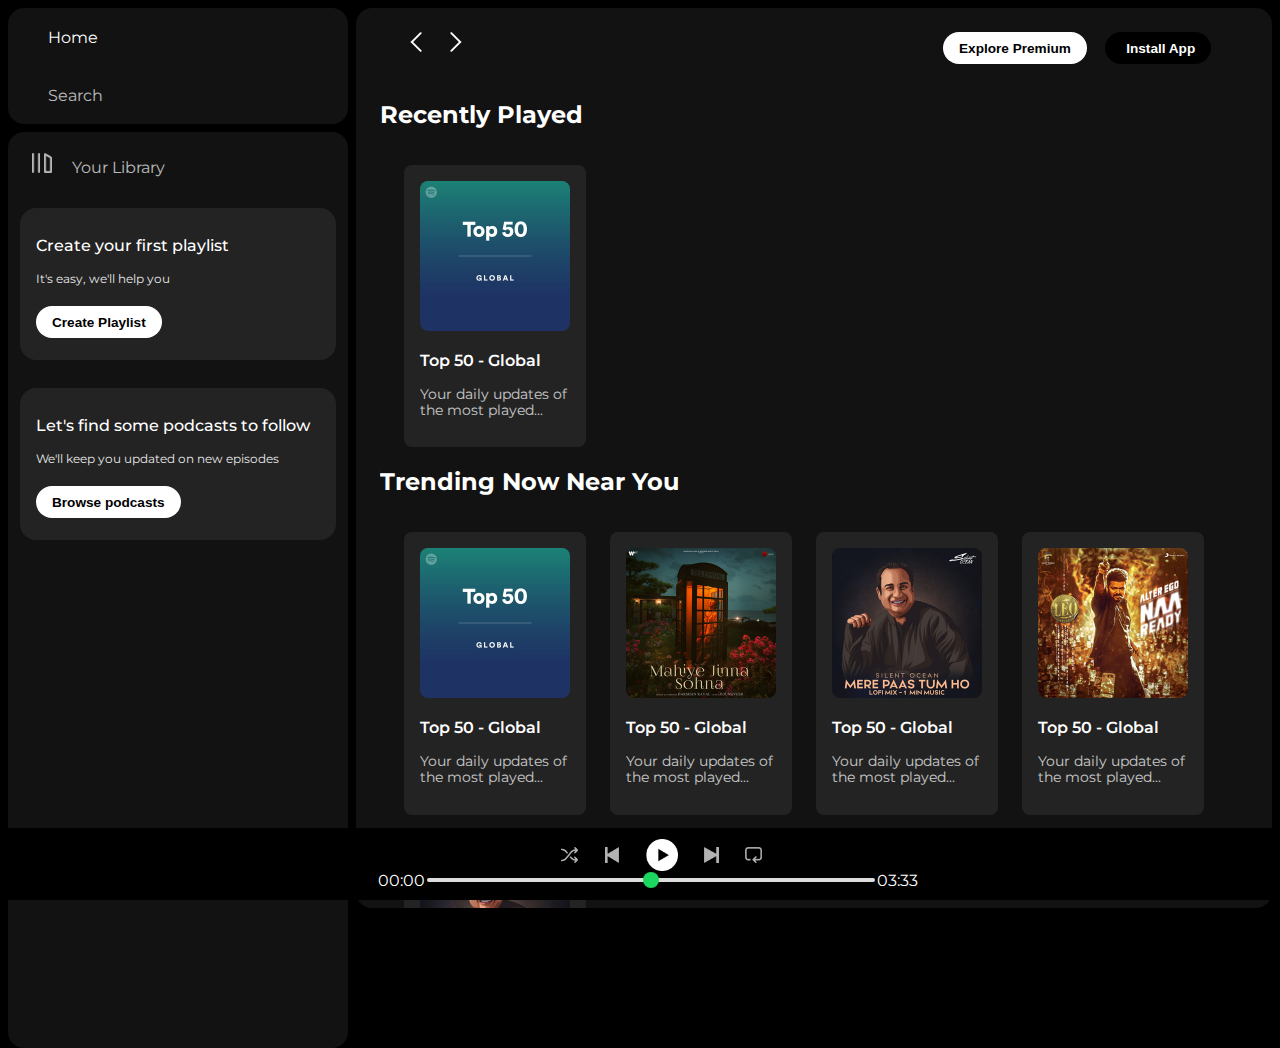
<file: index.html>
<!DOCTYPE html>
<html lang="en">
  <head>
    <meta charset="UTF-8" />
    <meta name="viewport" content="width=device-width, initial-scale=1.0" />
    <title>Spotify - Web Player: Music for everyone</title>
    <!-- Below is the link for CDN Font Awsome -->
    <link
      rel="stylesheet"
      href="https://cdnjs.cloudflare.com/ajax/libs/font-awesome/6.6.0/css/all.min.css"
      integrity="sha512-Kc323vGBEqzTmouAECnVceyQqyqdsSiqLQISBL29aUW4U/M7pSPA/gEUZQqv1cwx4OnYxTxve5UMg5GT6L4JJg=="
      crossorigin="anonymous"
      referrerpolicy="no-referrer"
    />
    <!-- Below is the link for my logo of the webpage -->
    <link rel="icon" href="./assets/logo.png" />
    <!-- Below is the link fo Google Fonts API Links -->
    <link rel="preconnect" href="https://fonts.googleapis.com" />
    <link rel="preconnect" href="https://fonts.gstatic.com" crossorigin />
    <link
      href="https://fonts.googleapis.com/css2?family=Montserrat:ital,wght@0,100..900;1,100..900&display=swap"
      rel="stylesheet"
    />

    <!-- Below is the link for main CSS File -->
    <link rel="stylesheet" href="newStyle.css" />
  </head>

  <body>
    <div class="main">
      <div class="hamburger">
        <i class="fa-solid fa-bars"></i>
      </div>

      <div class="sidebar">
        <div class="nav">
          <div class="nav-option" style="opacity: 1">
            <i class="fa-solid fa-house"></i>
            <a href="#">Home</a>
          </div>
          <div class="nav-option">
            <i class="fa-solid fa-magnifying-glass"></i>
            <a href="#">Search</a>
          </div>
        </div>
        <div class="library">
          <div class="options">
            <div class="lib-option nav-option">
              <img
                src="./assets/library_icon.png"
                alt="Icons for your library"
              />
              <a href="#">Your Library</a>
            </div>
            <div class="icons">
              <i class="fa-solid fa-plus"></i>
              <i class="fa-solid fa-arrow-right"></i>
            </div>
          </div>
          <div class="lib-box">
            <div class="box">
              <p class="box-p1">Create your first playlist</p>
              <p class="box-p2">It's easy, we'll help you</p>
              <button class="badge">Create Playlist</button>
            </div>
            <div class="box">
              <p class="box-p1">Let's find some podcasts to follow</p>
              <p class="box-p2">We'll keep you updated on new episodes</p>
              <button class="badge">Browse podcasts</button>
            </div>
          </div>
        </div>
      </div>
      <div class="main-content">
        <div class="sticky-nav">
          <div class="sticky-nav-icons">
            <img src="./assets/backward_icon.png" alt="backward_icon" />
            <img
              src="./assets/forward_icon.png"
              alt="forward_icon"
              class="hide-arrow-two"
            />
          </div>
          <div class="sticky-nav-options">
            <button class="badge nav-item">Explore Premium</button>

            <button class="badge nav-item dark-badge">
              <i class="fa-regular fa-circle-down" style="margin-right: 5px"></i
              >Install App
            </button>
            <i class="fa-regular fa-user nav-item"></i>
          </div>
        </div>

        <h2>Recently Played</h2>
        <div class="card-container">
          <div class="card">
            <img
              src="./assets/card1img.jpeg"
              alt="Card Image"
              class="card-img1"
            />
            <p class="card-title">Top 50 - Global</p>
            <p class="card-info">Your daily updates of the most played...</p>
          </div>
        </div>

        <h2>Trending Now Near You</h2>
        <div class="card-container">
          <div class="card">
            <img
              src="./assets/card1img.jpeg"
              alt="Card Image"
              class="card-img1"
            />
            <p class="card-title">Top 50 - Global</p>
            <p class="card-info">Your daily updates of the most played...</p>
          </div>

          <div class="card">
            <img
              src="./assets/card2img.jpeg"
              alt="Card Image"
              class="card-img1"
            />
            <p class="card-title">Top 50 - Global</p>
            <p class="card-info">Your daily updates of the most played...</p>
          </div>

          <div class="card">
            <img
              src="./assets/card3img.jpeg"
              alt="Card Image"
              class="card-img1"
            />
            <p class="card-title">Top 50 - Global</p>
            <p class="card-info">Your daily updates of the most played...</p>
          </div>

          <div class="card">
            <img
              src="./assets/card4img.jpeg"
              alt="Card Image"
              class="card-img1"
            />
            <p class="card-title">Top 50 - Global</p>
            <p class="card-info">Your daily updates of the most played...</p>
          </div>

          <div class="card">
            <img
              src="./assets/card3img.jpeg"
              alt="Card Image"
              class="card-img1"
            />
            <p class="card-title">Top 50 - Global</p>
            <p class="card-info">Your daily updates of the most played...</p>
          </div>
        </div>

        <h2>Featured Charts</h2>
        <div class="card-container">
          <div class="card">
            <img
              src="./assets/card5img.jpeg"
              alt="Card Image"
              class="card-img1"
            />
            <p class="card-title">Top Songs Global</p>
            <p class="card-info">Weekly music char...</p>
          </div>
          <div class="card">
            <img
              src="./assets/card6img.jpeg"
              alt="Card Image"
              class="card-img1"
            />
            <p class="card-title">Top Songs India</p>
            <p class="card-info">Weekly music charts...</p>
          </div>
          <div class="card">
            <img
              src="./assets/card1img.jpeg"
              alt="Card Image"
              class="card-img1"
            />
            <p class="card-title">Top 50 - Global</p>
            <p class="card-info">Your daily updates of the most played...</p>
          </div>
        </div>
        <div class="footer">
          <div class="line"></div>
        </div>
      </div>
      <div class="music-player">
        <div class="album"></div>
        <div class="player">
          <div class="player-controls">
            <img
              src="./assets/player_icon1.png"
              alt="player_icon1"
              class="player-control-icon"
            />
            <img
              src="./assets/player_icon2.png"
              alt="player_icon2"
              class="player-control-icon"
            />
            <img
              src="./assets/player_icon3.png"
              alt="player_icon3"
              class="player-control-icon hide1"
              id="playButton"
              style="opacity: 1; height: 2rem"
            />
            <img
              src="./assets/player_icon6.png"
              alt="player_icon6"
              class="player-control-icon hide2"
              id="pauseButton"
              style="opacity: 1; height: 2rem"
            />
            <img
              src="./assets/player_icon4.png"
              alt="player_icon4"
              class="player-control-icon"
            />
            <img
              src="./assets/player_icon5.png"
              alt="player_icon5"
              class="player-control-icon"
            />
          </div>
          <div class="playback-bar">
            <span class="current-time">00:00</span>
            <input
              type="range"
              name="progress-bar"
              id=""
              min="0"
              max="100"
              step="1"
              class="progress-bar"
            />
            <span class="total-time">03:33</span>
          </div>
        </div>
        <div class="controls"></div>
      </div>
    </div>

    <script src="newScript.js"></script>
  </body>
</html>
</file>
<file: newStyle.css>
body {
  font-family: "Montserrat", sans-serif;
  margin: 0;
  background-color: #000;
  color: #fff;
  overflow: hidden;
}

/* Below is the code for the main body */
.main {
  display: flex;
  height: 100vh;
  padding: 0.5rem;
}

/* Below is the code for the sidebar */
.sidebar {
  background-color: #000;
  width: 340px;
  border-radius: 1rem;
  margin-right: 0.5rem;
  position: relative;
  transition: transform 0.3s ease-in-out;
}

/* Sidebar visibility toggle */
.sidebar.hidden {
  transform: translateX(-100%);
}

/* Below is the code for the sidebar anchor a tag */
a {
  color: #fff;
  text-decoration: none;
}

.nav {
  background-color: #121212;
  border-radius: 1rem;
  display: flex;
  flex-direction: column;
  justify-content: center;
  height: 100px;
  padding: 0.5rem 0.75rem;
}

.nav-option {
  line-height: 2.5rem;
  opacity: 0.7;
  padding: 0.5rem 0.75rem;
}

.nav-option:hover {
  opacity: 1;
}

.nav-option i {
  font-size: 1.25rem;
}

.nav-option a {
  font-size: 1rem;
  margin-left: 1rem;
}

/* Below is the code for Library Options */
.library {
  background-color: #121212;
  border-radius: 1rem;
  height: 100%;
  margin-top: 0.5rem;
  padding: 0.5rem 0.75rem;
}

.options {
  display: flex;
  justify-content: space-between;
  align-items: center;
}

.lib-option img {
  height: 1.25rem;
  width: 1.25rem;
}

.icons {
  font-size: 1.25rem;
  display: flex;
}

.icons i {
  opacity: 0.7;
  margin-right: 1rem;
}

.icons i:hover {
  opacity: 1;
}

/* Below is the code for the Your Lib Badge */
.box {
  height: 8rem;
  background-color: #232323;
  border-radius: 1rem;
  margin: 0.75rem 0 1.75rem 0;
  padding: 0.75rem 1rem;
}

.box-p1 {
  font-size: 1rem;
  font-weight: 500;
}

.box-p2 {
  font-size: 0.75rem;
  opacity: 0.9;
}

.badge {
  background-color: #fff;
  border: none;
  border-radius: 100px;
  padding: 0.25rem 1rem;
  font-weight: 700;
  margin-top: 0.5rem;
  font-size: 0.85rem;
  height: 2rem;
  width: fit-content;
}

.dark-badge {
  background-color: #000;
  color: #fff;
}

/* Below is the code for the main-content */
.main-content {
  background-color: #121212;
  flex: 1;
  border-radius: 1rem;
  overflow: auto;
  padding: 0 1.5rem 0 1.5rem;
}

/* Below is the code for Nav Bar in the main content */
.sticky-nav {
  background-color: #121212;
  display: flex;
  justify-content: space-between;
  align-items: center;
  padding: 1rem 0 1rem 0;
  position: sticky;
  top: 0;
  z-index: 10;
}

.sticky-nav-options {
  display: flex;
  align-items: center;
  justify-content: center;
}

.sticky-nav-icons {
  margin-left: 0.75rem;
}

.nav-item {
  margin-right: 1.15rem;
}

.sticky-nav-icons img {
  height: 1.5rem;
  width: 1.5rem;
  margin-left: 0.75rem;
}

/* Below is the code for Media Queries */
@media screen and (max-width: 1000px) {
  .hide-arrow-two {
    display: none;
  }
}

/* Below is the code for Cards */
.card {
  background-color: #232323;
  width: 150px;
  border-radius: 0.5rem;
  padding: 1rem;
  margin-left: 1.5rem;
  margin-top: 1rem;
}

.card-container {
  display: flex;
  flex-wrap: wrap;
}

.card-img1 {
  width: 100%;
  border-radius: 0.5rem;
}

.card-title {
  font-weight: 600;
}

.card-info {
  font-size: 0.85rem;
  opacity: 0.75;
}

/* Below is the code for my footer line */
.footer {
  height: 300px;
  display: flex;
  justify-content: center;
  align-items: center;
}

.line {
  height: 50%;
  width: 90%;
  border-top: 1px solid white;
  opacity: 0.4;
}

/* Below is the code for the music player */
.music-player {
  background-color: #000;
  position: fixed;
  bottom: 0px;
  width: 100%;
  height: 72px;
  display: flex;
  justify-content: space-between;
  align-items: center;
}

#playButton {
  display: block;
}

#pauseButton {
  display: none;
}

.playback-bar {
  display: flex;
  justify-content: center;
  align-items: center;
}

.album {
  width: 25%;
}

.player {
  width: 50%;
}

.player-controls {
  display: flex;
  justify-content: center;
  align-items: center;
}

.controls {
  width: 25%;
}

.player-control-icon {
  height: 1rem;
  margin-left: 1.65rem;
  cursor: pointer;
  opacity: 0.7;
}

.player-control-icon:hover {
  opacity: 1;
}

.progress-bar {
  width: 70%;
  appearance: none;
  cursor: pointer;
  background-color: transparent !important;
}

.progress-bar::-webkit-slider-runnable-track {
  background-color: #ddd;
  border-radius: 100px;
  height: 0.3rem;
}

.progress-bar::-webkit-slider-thumb {
  appearance: none;
  width: 1rem;
  height: 1rem;
  background-color: #1bd760;
  border-radius: 50%;
  margin-top: -6px;
}

/* Below is the code for HAMBURGER MENU */
.hamburger {
  display: none; /* Hidden by default */
  position: fixed;
  top: 1rem;
  left: 1rem;
  z-index: 2000;
  font-size: 2rem;
  color: white;
  cursor: pointer;
}

@media (max-width: 768px) {
  .hamburger {
    display: block; /* Show on smaller screens */
  }

  /* Mobile Sidebar */
  .sidebar {
    position: fixed;
    top: 0;
    left: -100%; /* Initially hidden */
    width: 100%;
    height: 100vh;
    z-index: 1000;
    transition: left 0.3s ease-in-out;
  }

  .sidebar.visible {
    left: 0;
  }

  /* Mobile Content */
  .main-content {
    margin-left: 0; /* Remove margin for smaller screens */
    padding: 1rem; /* Add padding for better readability */
  }

  .hide {
    display: none;
  }

  /* Card Container */
  .card-container {
    flex-wrap: wrap;
    gap: 1rem;
  }

  .card {
    flex: 1 1 calc(100% - 1rem); /* Full-width on small screens */
  }

  /* Sticky Nav */
  .sticky-nav {
    flex-direction: column;
    align-items: flex-start;
    gap: 1rem;
    padding: 1rem;
  }

  .sticky-nav-icons img {
    width: 1.5rem;
  }

  .nav-item {
    font-size: 0.85rem;
  }

  /* Footer Adjustments */
  .footer {
    flex-direction: column;
    padding: 1rem;
  }

  .line {
    width: 100%;
  }
}

@media only screen and (max-width: 393px) {
  /* Adjust styles for the iPhone 16 Pro */
  .sidebar {
    /* For instance, set sidebar width to full screen for mobile */
    width: 100%;
    left: -100%; /* Start hidden */
  }
  .sidebar.visible {
    left: 0;
  }

  .hamburger {
    /* Ensure the hamburger menu is visible */
    display: block;
  }

  .main-content {
    /* Adjust padding/margins for smaller screen */
    margin: 0;
    padding: 1rem;
  }

  /* Additional mobile-specific adjustments */
}
</file>
